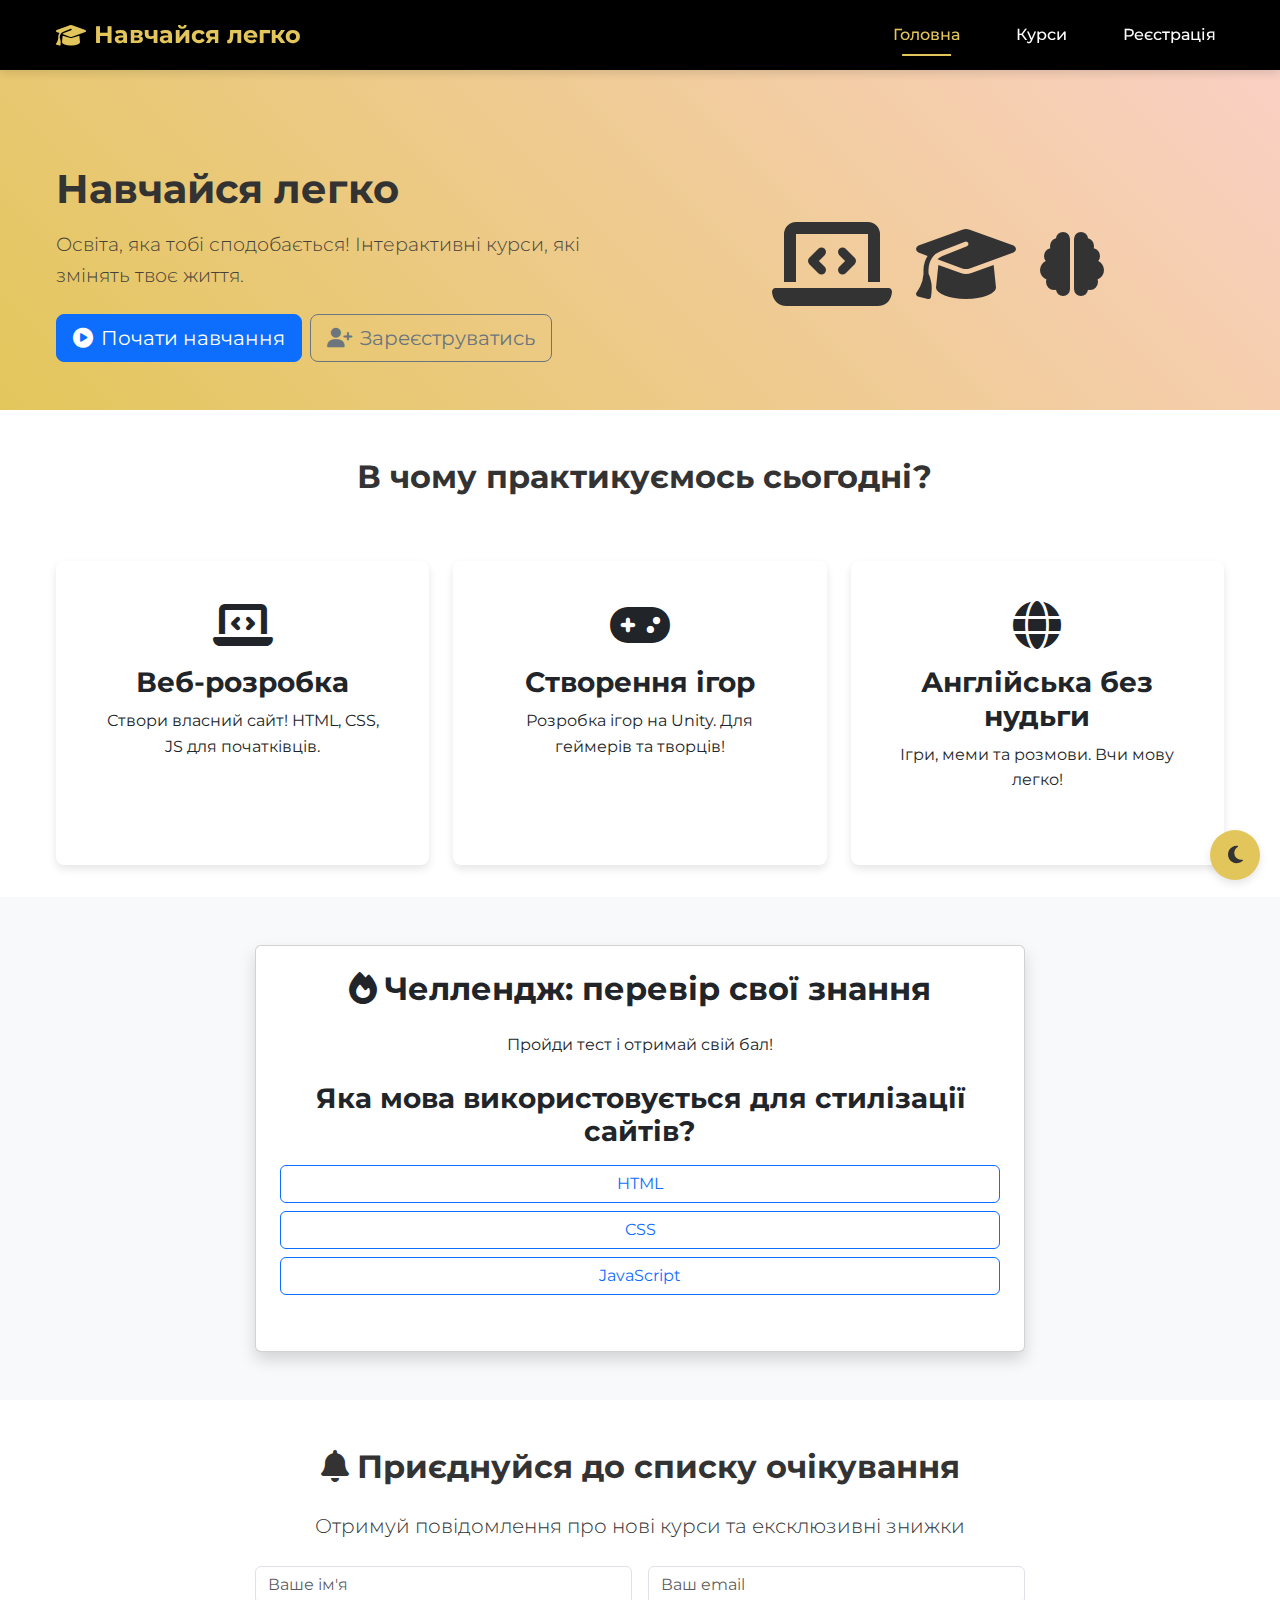
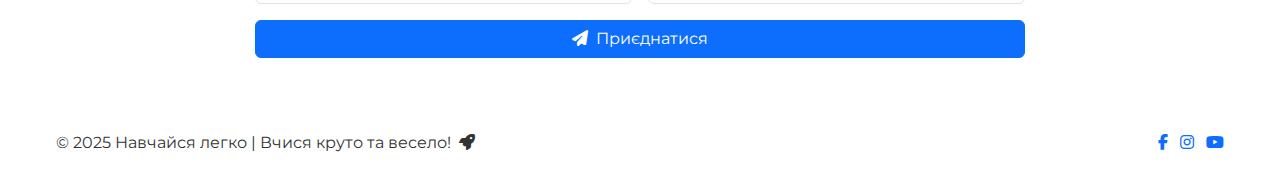
<file: index.html>
<!DOCTYPE html>
<html lang="uk">
<head>
    <meta charset="UTF-8">
    <meta name="viewport" content="width=device-width, initial-scale=1.0">
    <title>Навчайся легко | Головна сторінка</title>
 
    <link href="https://cdn.jsdelivr.net/npm/bootstrap@5.3.0/dist/css/bootstrap.min.css" rel="stylesheet">

    <link rel="stylesheet" href="https://cdnjs.cloudflare.com/ajax/libs/font-awesome/6.4.0/css/all.min.css">
 
    <link rel="stylesheet" href="styles.css">
  
    <link href="https://fonts.googleapis.com/css2?family=Montserrat:wght@400;500;700&display=swap" rel="stylesheet">
</head>
<!-- Google tag (gtag.js) -->
<script async src="https://www.googletagmanager.com/gtag/js?id=G-TRBC5VN0YW"></script>
<script>
  window.dataLayer = window.dataLayer || [];
  function gtag(){dataLayer.push(arguments);}
  gtag('js', new Date());

  gtag('config', 'G-TRBC5VN0YW');
</script>

<body>
    <header>
        <nav class="navbar navbar-expand-lg navbar-light fixed-top">
            <div class="container">            
                <a class="navbar-brand" href="index.html">
                    <i class="fas fa-graduation-cap me-2"></i>Навчайся легко
                </a>
                <button class="navbar-toggler" type="button" data-bs-toggle="collapse" data-bs-target="#navbarNav" 
                        aria-controls="navbarNav" aria-expanded="false" aria-label="Toggle navigation">
                    <span class="navbar-toggler-icon"></span>
                </button>
                <div class="collapse navbar-collapse" id="navbarNav">
                    <ul class="navbar-nav ms-auto">
                        <li class="nav-item">
                            <a class="nav-link active" href="index.html">Головна</a>
                        </li>
                        <li class="nav-item">
                            <a class="nav-link" href="courses.html">Курси</a>
                        </li>
                        <li class="nav-item">
                            <a class="nav-link" href="register.html">Реєстрація</a>
                        </li>
                    </ul>
                </div>
            </div>
        </nav>
    </header>

    <main>
        <section class="hero">
            <div class="container text-center">
                <div class="row align-items-center">
                    <div class="col-lg-6 text-lg-start">
                        <h1 class="display-4 fw-bold mb-3">Навчайся легко</h1>
                        <p class="lead mb-4">Освіта, яка тобі сподобається! Інтерактивні курси, які змінять твоє життя.</p>
                        <div class="d-flex flex-wrap gap-2 justify-content-lg-start justify-content-center">
                            <a href="courses.html" class="btn btn-primary btn-lg">
                                <i class="fas fa-play-circle me-2"></i>Почати навчання
                            </a>
                            <a href="register.html" class="btn btn-outline-secondary btn-lg">
                                <i class="fas fa-user-plus me-2"></i>Зареєструватись
                            </a>
                        </div>
                    </div>
                    <div class="col-lg-6 d-none d-lg-block">
                        <div class="illustration">
                            <i class="fas fa-laptop-code fa-6x primary-color"></i>
                            <i class="fas fa-graduation-cap fa-5x secondary-color"></i>
                            <i class="fas fa-brain fa-4x accent-color"></i>
                        </div>
                    </div>
                </div>
            </div>
        </section>

        <section class="courses py-5">
            <div class="container">
                <h2 class="section-title text-center mb-5">
                    <i class="fas fa-sparkles me-2"></i>В чому практикуємось сьогодні?
                </h2>
                <div class="row g-4 justify-content-center">
                    <div class="col-md-6 col-lg-4">
                        <div class="course card h-100" data-course="web.html">
                            <div class="card-body text-center">
                                <div class="course-icon mb-3">
                                    <i class="fas fa-laptop-code fa-3x primary-color"></i>
                                </div>
                                <h3 class="card-title">Веб-розробка</h3>
                                <p class="card-text">Створи власний сайт! HTML, CSS, JS для початківців.</p>
                                <a href="web.html" class="stretched-link" aria-label="Дізнатися більше про Веб-розробку"></a>
                            </div>
                        </div>
                    </div>
                    <div class="col-md-6 col-lg-4">
                        <div class="course card h-100" data-course="game.html">
                            <div class="card-body text-center">
                                <div class="course-icon mb-3">
                                    <i class="fas fa-gamepad fa-3x secondary-color"></i>
                                </div>
                                <h3 class="card-title">Створення ігор</h3>
                                <p class="card-text">Розробка ігор на Unity. Для геймерів та творців!</p>
                                <a href="game.html" class="stretched-link" aria-label="Дізнатися більше про Створення ігор"></a>
                            </div>
                        </div>
                    </div>
                    <div class="col-md-6 col-lg-4">
                        <div class="course card h-100" data-course="english.html">
                            <div class="card-body text-center">
                                <div class="course-icon mb-3">
                                    <i class="fas fa-globe fa-3x accent-color"></i>
                                </div>
                                <h3 class="card-title">Англійська без нудьги</h3>
                                <p class="card-text">Ігри, меми та розмови. Вчи мову легко!</p>
                                <a href="english.html" class="stretched-link" aria-label="Дізнатися більше про Англійську мову"></a>
                            </div>
                        </div>
                    </div>
                </div>
            </div>
        </section>

        <section class="quiz-section py-5 bg-light">
            <div class="container">
                <div class="row justify-content-center">
                    <div class="col-lg-8">
                        <div class="card shadow">
                            <div class="card-body p-4">
                                <h2 class="section-title text-center mb-4">
                                    <i class="fas fa-fire me-2"></i>Челлендж: перевір свої знання
                                </h2>
                                <p class="text-center mb-4">Пройди тест і отримай свій бал!</p>
                                <div class="quiz" id="quiz-container">
                                    <div class="question-container">
                                        <h3 id="question" class="mb-3">Яка мова використовується для стилізації сайтів?</h3>
                                        <div class="answers">
                                            <button class="btn btn-outline-primary w-100 mb-2" data-answer="HTML">HTML</button>
                                            <button class="btn btn-outline-primary w-100 mb-2" data-answer="CSS">CSS</button>
                                            <button class="btn btn-outline-primary w-100 mb-2" data-answer="JavaScript">JavaScript</button>
                                        </div>
                                    </div>
                                    <div id="result" class="mt-4 text-center"></div>
                                </div>
                            </div>
                        </div>
                    </div>
                </div>
            </div>
        </section>

        <section class="waitlist py-5">
            <div class="container">
                <div class="row justify-content-center">
                    <div class="col-lg-8 text-center">
                        <h2 class="section-title mb-4">
                            <i class="fas fa-bell me-2"></i>Приєднуйся до списку очікування
                        </h2>
                        <p class="lead mb-4">Отримуй повідомлення про нові курси та ексклюзивні знижки</p>
                        <form id="waitlistForm" class="needs-validation" novalidate>
                            <div class="row g-3">
                                <div class="col-md-6">
                                    <input type="text" class="form-control" id="waitlistName" placeholder="Ваше ім'я" required>
                                    <div class="invalid-feedback">
                                        Будь ласка, введіть своє ім'я
                                    </div>
                                </div>
                                <div class="col-md-6">
                                    <input type="email" class="form-control" id="waitlistEmail" placeholder="Ваш email" required>
                                    <div class="invalid-feedback">
                                        Будь ласка, введіть валідний email
                                    </div>
                                </div>
                                <div class="col-12 mt-3">
                                    <button class="btn btn-primary w-100" type="submit">
                                        <i class="fas fa-paper-plane me-2"></i>Приєднатися
                                    </button>
                                </div>
                            </div>
                        </form>
                        <div id="waitlistSuccess" class="alert alert-success mt-3 d-none">
                            Дякуємо! Ви успішно додані до списку очікування.
                        </div>
                    </div>
                </div>
            </div>
        </section>
    </main>

    <footer class="footer py-4">
        <div class="container">
            <div class="row align-items-center">
                <div class="col-md-6 text-center text-md-start">
                    <p class="mb-0">© 2025 Навчайся легко | Вчися круто та весело! <i class="fas fa-rocket ms-1"></i></p>
                </div>
                <div class="col-md-6 text-center text-md-end mt-3 mt-md-0">
                    <ul class="list-inline mb-0">
                        <li class="list-inline-item">
                            <a href="#" class="social-link">
                                <i class="fab fa-facebook-f"></i>
                            </a>
                        </li>
                        <li class="list-inline-item">
                            <a href="#" class="social-link">
                                <i class="fab fa-instagram"></i>
                            </a>
                        </li>
                        <li class="list-inline-item">
                            <a href="#" class="social-link">
                                <i class="fab fa-youtube"></i>
                            </a>
                        </li>
                    </ul>
                </div>
            </div>
        </div>
    </footer>

    <button class="theme-switcher" id="themeSwitcher" aria-label="Змінити тему">
        <i class="fas fa-moon"></i>
    </button>

    <script src="https://cdn.jsdelivr.net/npm/bootstrap@5.3.0/dist/js/bootstrap.bundle.min.js"></script>
</body>
</html>
</file>
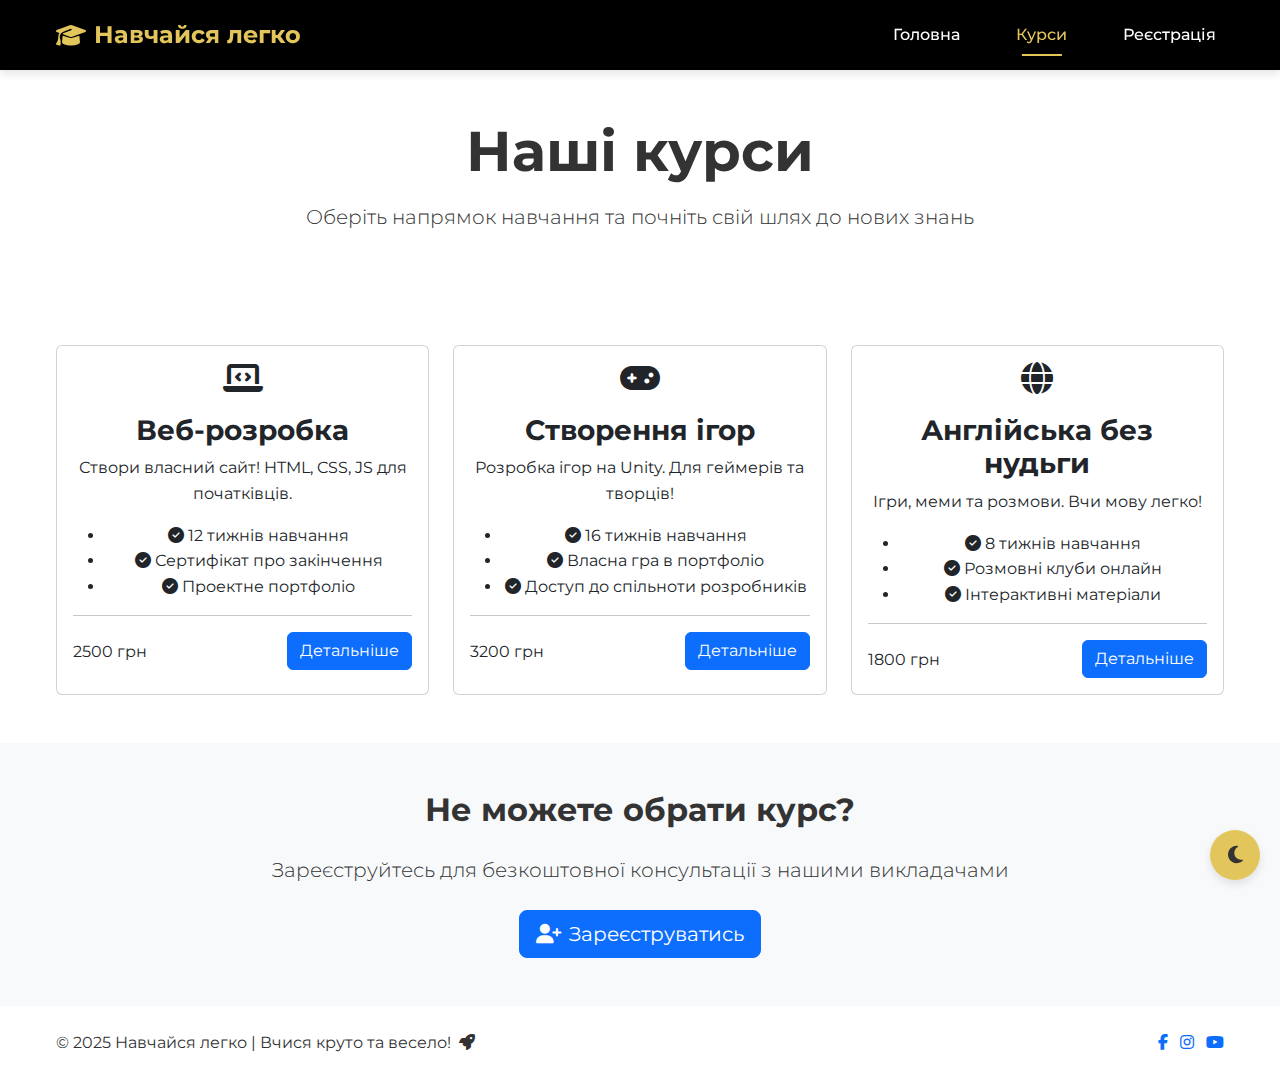
<file: courses.html>
<!DOCTYPE html>
<html lang="uk">
<head>
    <meta charset="UTF-8">
    <meta name="viewport" content="width=device-width, initial-scale=1.0">
    <title>Навчайся легко | Наші курси</title>

    <link href="https://cdn.jsdelivr.net/npm/bootstrap@5.3.0/dist/css/bootstrap.min.css" rel="stylesheet">

    <link rel="stylesheet" href="https://cdnjs.cloudflare.com/ajax/libs/font-awesome/6.4.0/css/all.min.css">

    <link rel="stylesheet" href="styles.css">

    <link href="https://fonts.googleapis.com/css2?family=Montserrat:wght@400;500;700&display=swap" rel="stylesheet">
</head>
<!-- Google tag (gtag.js) -->
<script async src="https://www.googletagmanager.com/gtag/js?id=G-TRBC5VN0YW"></script>
<script>
  window.dataLayer = window.dataLayer || [];
  function gtag(){dataLayer.push(arguments);}
  gtag('js', new Date());

  gtag('config', 'G-TRBC5VN0YW');
</script>
<body>
    <nav class="navbar navbar-expand-lg navbar-light fixed-top">
        <div class="container">
            <a class="navbar-brand">
                <i class="fas fa-graduation-cap me-2"></i>Навчайся легко
            </a>
            <button class="navbar-toggler" type="button" data-bs-toggle="collapse" data-bs-target="#navbarNav" 
                    aria-controls="navbarNav" aria-expanded="false" aria-label="Toggle navigation">
                <span class="navbar-toggler-icon"></span>
            </button>
            <div class="collapse navbar-collapse" id="navbarNav">
                <ul class="navbar-nav ms-auto">
                    <li class="nav-item">
                        <a class="nav-link" href="index.html">Головна</a>
                    </li>
                    <li class="nav-item">
                        <a class="nav-link active" href="courses.html">Курси</a>
                    </li>
                    <li class="nav-item">
                        <a class="nav-link" href="register.html">Реєстрація</a>
                    </li>
                </ul>
            </div>
        </div>
    </nav>

    <header class="page-header py-5">
        <div class="container">
            <div class="row align-items-center">
                <div class="col-md-8 mx-auto text-center">
                    <h1 class="display-4 fw-bold">Наші курси</h1>
                    <p class="lead">Оберіть напрямок навчання та почніть свій шлях до нових знань</p>
                </div>
            </div>
        </div>
    </header>

    <main>
        <section class="courses-catalog py-5">
            <div class="container">
                <div class="row g-4">
                    <div class="col-md-6 col-lg-4">
                        <div class="course-card card h-100" data-course="web.html">
                            <div class="card-body">
                                <div class="course-icon mb-3">
                                    <i class="fas fa-laptop-code fa-2x primary-color"></i>
                                </div>
                                <h3 class="card-title">Веб-розробка</h3>
                                <p class="card-text">Створи власний сайт! HTML, CSS, JS для початківців.</p>
                                <ul class="course-features">
                                    <li><i class="fas fa-check-circle"></i> 12 тижнів навчання</li>
                                    <li><i class="fas fa-check-circle"></i> Сертифікат про закінчення</li>
                                    <li><i class="fas fa-check-circle"></i> Проектне портфоліо</li>
                                </ul>
                                <hr>
                                <div class="d-flex justify-content-between align-items-center">
                                    <span class="course-price">2500 грн</span>
                                    <a href="web.html" class="btn btn-primary">Детальніше</a>
                                </div>
                            </div>
                        </div>
                    </div>
                    <div class="col-md-6 col-lg-4">
                        <div class="course-card card h-100" data-course="game.html">
                            <div class="card-body">
                                <div class="course-icon mb-3">
                                    <i class="fas fa-gamepad fa-2x secondary-color"></i>
                                </div>
                                <h3 class="card-title">Створення ігор</h3>
                                <p class="card-text">Розробка ігор на Unity. Для геймерів та творців!</p>
                                <ul class="course-features">
                                    <li><i class="fas fa-check-circle"></i> 16 тижнів навчання</li>
                                    <li><i class="fas fa-check-circle"></i> Власна гра в портфоліо</li>
                                    <li><i class="fas fa-check-circle"></i> Доступ до спільноти розробників</li>
                                </ul>
                                <hr>
                                <div class="d-flex justify-content-between align-items-center">
                                    <span class="course-price">3200 грн</span>
                                    <a href="game.html" class="btn btn-primary">Детальніше</a>
                                </div>
                            </div>
                        </div>
                    </div>
                    <div class="col-md-6 col-lg-4">
                        <div class="course-card card h-100" data-course="english.html">
                            <div class="card-body">
                                <div class="course-icon mb-3">
                                    <i class="fas fa-globe fa-2x accent-color"></i>
                                </div>
                                <h3 class="card-title">Англійська без нудьги</h3>
                                <p class="card-text">Ігри, меми та розмови. Вчи мову легко!</p>
                                <ul class="course-features">
                                    <li><i class="fas fa-check-circle"></i> 8 тижнів навчання</li>
                                    <li><i class="fas fa-check-circle"></i> Розмовні клуби онлайн</li>
                                    <li><i class="fas fa-check-circle"></i> Інтерактивні матеріали</li>
                                </ul>
                                <hr>
                                <div class="d-flex justify-content-between align-items-center">
                                    <span class="course-price">1800 грн</span>
                                    <a href="english.html" class="btn btn-primary">Детальніше</a>
                                </div>
                            </div>
                        </div>
                    </div>
                </div>
            </div>
        </section>

        <section class="cta-section py-5 bg-light">
            <div class="container">
                <div class="row justify-content-center">
                    <div class="col-lg-8 text-center">
                        <h2 class="section-title mb-4">Не можете обрати курс?</h2>
                        <p class="lead mb-4">Зареєструйтесь для безкоштовної консультації з нашими викладачами</p>
                        <a href="register.html" class="btn btn-primary btn-lg">
                            <i class="fas fa-user-plus me-2"></i>Зареєструватись
                        </a>
                    </div>
                </div>
            </div>
        </section>
    </main>

    <footer class="footer py-4">
        <div class="container">
            <div class="row align-items-center">
                <div class="col-md-6 text-center text-md-start">
                    <p class="mb-0">© 2025 Навчайся легко | Вчися круто та весело! <i class="fas fa-rocket ms-1"></i></p>
                </div>
                <div class="col-md-6 text-center text-md-end mt-3 mt-md-0">
                    <ul class="list-inline mb-0">
                        <li class="list-inline-item">
                            <a href="#" class="social-link">
                                <i class="fab fa-facebook-f"></i>
                            </a>
                        </li>
                        <li class="list-inline-item">
                            <a href="#" class="social-link">
                                <i class="fab fa-instagram"></i>
                            </a>
                        </li>
                        <li class="list-inline-item">
                            <a href="#" class="social-link">
                                <i class="fab fa-youtube"></i>
                            </a>
                        </li>
                    </ul>
                </div>
            </div>
        </div>
    </footer>

    <button class="theme-switcher" id="themeSwitcher" aria-label="Змінити тему">
        <i class="fas fa-moon"></i>
    </button>

 
    <script src="https://cdn.jsdelivr.net/npm/bootstrap@5.3.0/dist/js/bootstrap.bundle.min.js"></script>
 
    <script src="/assets/js/main.js"></script>
</body>
</html>
</file>
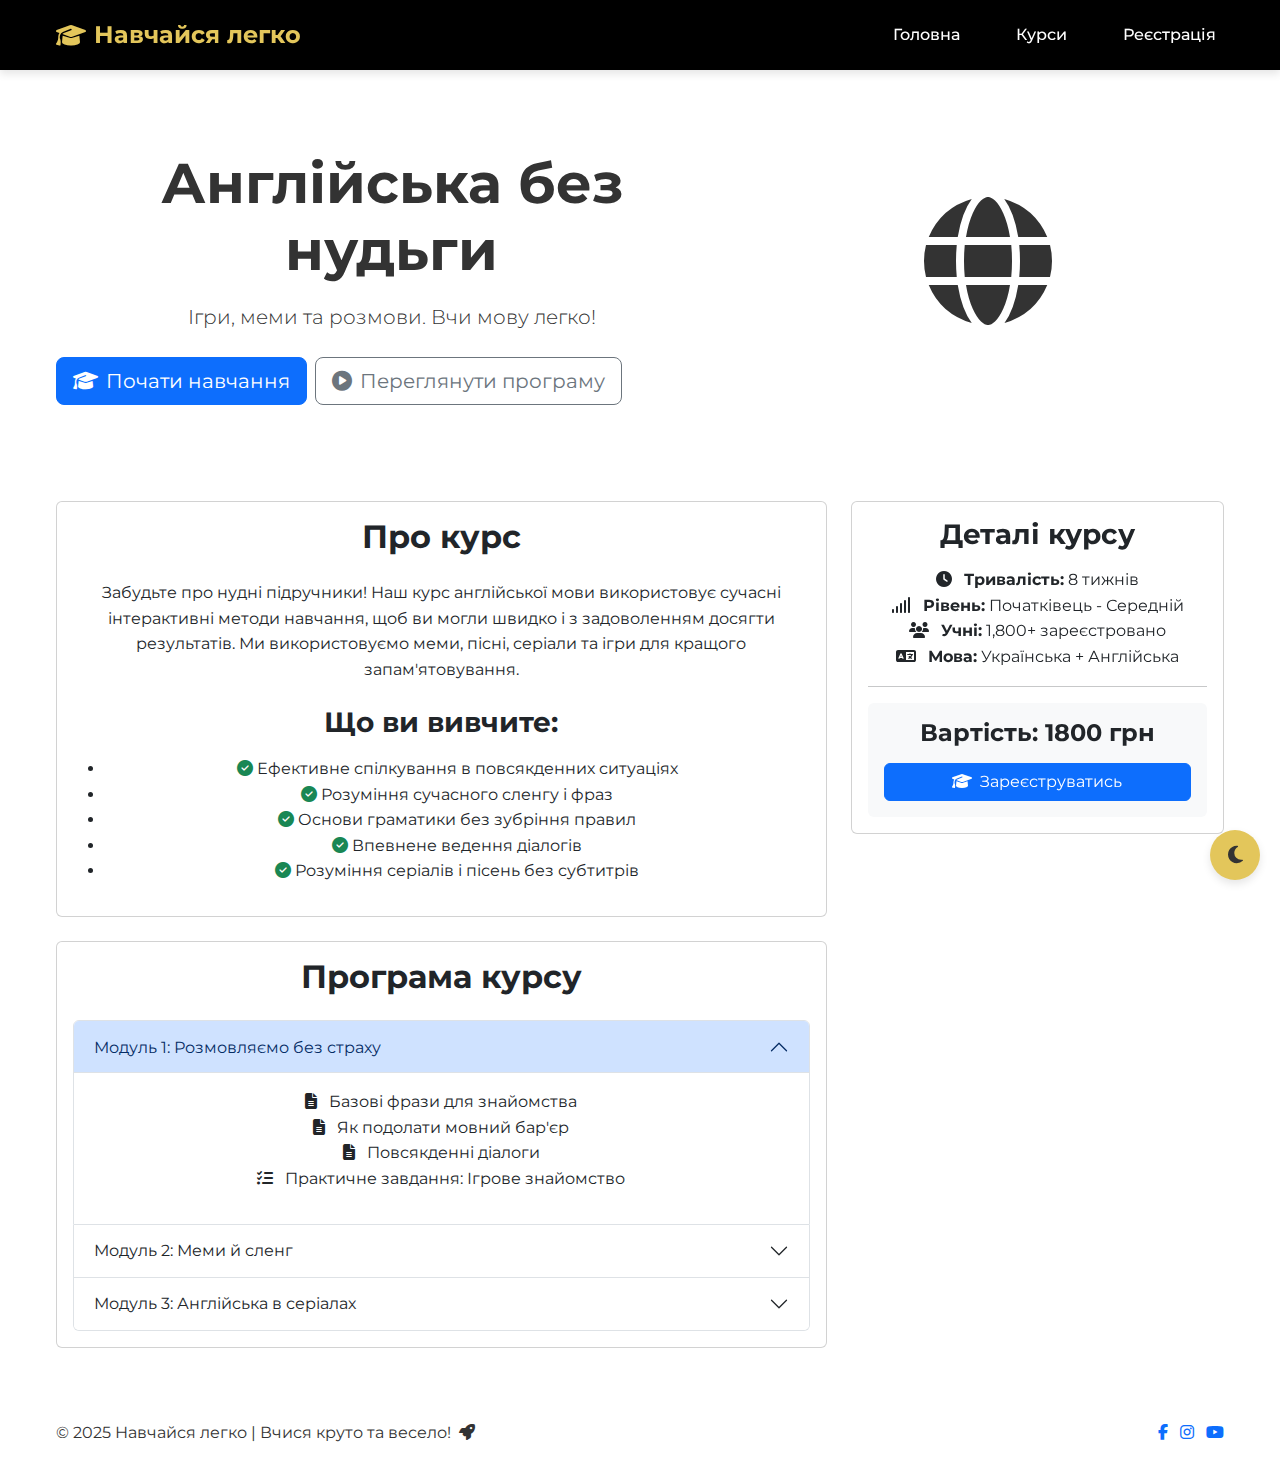
<file: english.html>
<!DOCTYPE html>
<html lang="uk">
<head>
    <meta charset="UTF-8">
    <meta name="viewport" content="width=device-width, initial-scale=1.0">
    <title>Навчайся легко | Англійська без нудьги</title>
   
    <link href="https://cdn.jsdelivr.net/npm/bootstrap@5.3.0/dist/css/bootstrap.min.css" rel="stylesheet">

    <link rel="stylesheet" href="https://cdnjs.cloudflare.com/ajax/libs/font-awesome/6.4.0/css/all.min.css">

    <link rel="stylesheet" href="styles.css">
 
    <link href="https://fonts.googleapis.com/css2?family=Montserrat:wght@400;500;700&display=swap" rel="stylesheet">
</head>
<!-- Google tag (gtag.js) -->
<script async src="https://www.googletagmanager.com/gtag/js?id=G-TRBC5VN0YW"></script>
<script>
  window.dataLayer = window.dataLayer || [];
  function gtag(){dataLayer.push(arguments);}
  gtag('js', new Date());

  gtag('config', 'G-TRBC5VN0YW');
</script>
<body>
    <nav class="navbar navbar-expand-lg navbar-light fixed-top">
        <div class="container">
            <a class="navbar-brand" href="/">
                <i class="fas fa-graduation-cap me-2"></i>Навчайся легко
            </a>
            <button class="navbar-toggler" type="button" data-bs-toggle="collapse" data-bs-target="#navbarNav" 
                    aria-controls="navbarNav" aria-expanded="false" aria-label="Toggle navigation">
                <span class="navbar-toggler-icon"></span>
            </button>
            <div class="collapse navbar-collapse" id="navbarNav">
                <ul class="navbar-nav ms-auto">
                    <li class="nav-item">
                        <a class="nav-link" href="index.html">Головна</a>
                    </li>
                    <li class="nav-item">
                        <a class="nav-link" href="courses.html">Курси</a>
                    </li>
                    <li class="nav-item">
                        <a class="nav-link" href="register.html">Реєстрація</a>
                    </li>
                </ul>
            </div>
        </div>
    </nav>

    <header class="course-header py-5">
        <div class="container">
            <div class="row align-items-center">
                <div class="col-lg-7">
                    <span class="course-category badge bg-accent mb-2">Популярний курс</span>
                    <h1 class="display-4 fw-bold mb-3">Англійська без нудьги</h1>
                    <p class="lead mb-4">Ігри, меми та розмови. Вчи мову легко!</p>
                    <div class="d-flex flex-wrap gap-2">
                        <a href="register.html" class="btn btn-primary btn-lg" id="enrollEnglishCourse">
                            <i class="fas fa-graduation-cap me-2"></i>Почати навчання
                        </a>
                        <button class="btn btn-outline-secondary btn-lg" data-bs-toggle="modal" data-bs-target="#coursePreviewModal">
                            <i class="fas fa-play-circle me-2"></i>Переглянути програму
                        </button>
                    </div>
                </div>
                <div class="col-lg-5 d-none d-lg-block">
                    <div class="illustration text-center">
                        <i class="fas fa-globe fa-8x accent-color"></i>
                    </div>
                </div>
            </div>
        </div>
    </header>

    <main>
        <section class="course-details py-5">
            <div class="container">
                <div class="row">
                    <div class="col-lg-8">
                        <div class="card mb-4">
                            <div class="card-body">
                                <h2 class="section-title mb-4">Про курс</h2>
                                <p>Забудьте про нудні підручники! Наш курс англійської мови використовує сучасні інтерактивні методи навчання, щоб ви могли швидко і з задоволенням досягти результатів. Ми використовуємо меми, пісні, серіали та ігри для кращого запам'ятовування.</p>
                                
                                <h3 class="mt-4 mb-3">Що ви вивчите:</h3>
                                <ul class="feature-list">
                                    <li><i class="fas fa-check-circle text-success"></i> Ефективне спілкування в повсякденних ситуаціях</li>
                                    <li><i class="fas fa-check-circle text-success"></i> Розуміння сучасного сленгу і фраз</li>
                                    <li><i class="fas fa-check-circle text-success"></i> Основи граматики без зубріння правил</li>
                                    <li><i class="fas fa-check-circle text-success"></i> Впевнене ведення діалогів</li>
                                    <li><i class="fas fa-check-circle text-success"></i> Розуміння серіалів і пісень без субтитрів</li>
                                </ul>
                            </div>
                        </div>

                        <div class="card">
                            <div class="card-body">
                                <h2 class="section-title mb-4">Програма курсу</h2>
                                
                                <div class="accordion" id="courseModules">
                                    <div class="accordion-item">
                                        <h2 class="accordion-header" id="headingOne">
                                            <button class="accordion-button" type="button" data-bs-toggle="collapse" data-bs-target="#collapseOne" aria-expanded="true" aria-controls="collapseOne">
                                                Модуль 1: Розмовляємо без страху
                                            </button>
                                        </h2>
                                        <div id="collapseOne" class="accordion-collapse collapse show" aria-labelledby="headingOne" data-bs-parent="#courseModules">
                                            <div class="accordion-body">
                                                <ul class="list-unstyled">
                                                    <li><i class="fas fa-file-alt me-2"></i> Базові фрази для знайомства</li>
                                                    <li><i class="fas fa-file-alt me-2"></i> Як подолати мовний бар'єр</li>
                                                    <li><i class="fas fa-file-alt me-2"></i> Повсякденні діалоги</li>
                                                    <li><i class="fas fa-tasks me-2"></i> Практичне завдання: Ігрове знайомство</li>
                                                </ul>
                                            </div>
                                        </div>
                                    </div>
                                    <div class="accordion-item">
                                        <h2 class="accordion-header" id="headingTwo">
                                            <button class="accordion-button collapsed" type="button" data-bs-toggle="collapse" data-bs-target="#collapseTwo" aria-expanded="false" aria-controls="collapseTwo">
                                                Модуль 2: Меми й сленг
                                            </button>
                                        </h2>
                                        <div id="collapseTwo" class="accordion-collapse collapse" aria-labelledby="headingTwo" data-bs-parent="#courseModules">
                                            <div class="accordion-body">
                                                <ul class="list-unstyled">
                                                    <li><i class="fas fa-file-alt me-2"></i> Сучасний англійський сленг</li>
                                                    <li><i class="fas fa-file-alt me-2"></i> Розуміння мемів і жартів</li>
                                                    <li><i class="fas fa-file-alt me-2"></i> Абревіатури в інтернет-спілкуванні</li>
                                                    <li><i class="fas fa-tasks me-2"></i> Практичне завдання: Створення меме</li>
                                                </ul>
                                            </div>
                                        </div>
                                    </div>
                                    <div class="accordion-item">
                                        <h2 class="accordion-header" id="headingThree">
                                            <button class="accordion-button collapsed" type="button" data-bs-toggle="collapse" data-bs-target="#collapseThree" aria-expanded="false" aria-controls="collapseThree">
                                                Модуль 3: Англійська в серіалах
                                            </button>
                                        </h2>
                                        <div id="collapseThree" class="accordion-collapse collapse" aria-labelledby="headingThree" data-bs-parent="#courseModules">
                                            <div class="accordion-body">
                                                <ul class="list-unstyled">
                                                    <li><i class="fas fa-file-alt me-2"></i> Аналіз популярних фраз із серіалів</li>
                                                    <li><i class="fas fa-file-alt me-2"></i> Розуміння різних акцентів</li>
                                                    <li><i class="fas fa-file-alt me-2"></i> Культурні особливості в англомовних серіалах</li>
                                                    <li><i class="fas fa-tasks me-2"></i> Практичне завдання: Відтворення сцени із серіалу</li>
                                                </ul>
                                            </div>
                                        </div>
                                    </div>
                                </div>
                            </div>
                        </div>
                    </div>
                    <div class="col-lg-4 mt-4 mt-lg-0">
                        <div class="card sticky-top course-sidebar">
                            <div class="card-body">
                                <h3 class="mb-3">Деталі курсу</h3>
                                <ul class="list-unstyled course-details-list">
                                    <li><i class="fas fa-clock me-2"></i> <strong>Тривалість:</strong> 8 тижнів</li>
                                    <li><i class="fas fa-signal me-2"></i> <strong>Рівень:</strong> Початківець - Середній</li>
                                    <li><i class="fas fa-users me-2"></i> <strong>Учні:</strong> 1,800+ зареєстровано</li>
                                    <li><i class="fas fa-language me-2"></i> <strong>Мова:</strong> Українська + Англійська</li>
                                </ul>
                                <hr>
                                <div class="course-price-box text-center p-3 bg-light rounded">
                                    <h4 class="mb-3">Вартість: 1800 грн</h4>
                                    <a href="register.html" class="btn btn-primary w-100" id="sidebarEnrollEnglishCourse">
                                        <i class="fas fa-graduation-cap me-2"></i>Зареєструватись
                                    </a>
                                </div>
                            </div>
                        </div>
                    </div>
                </div>
            </div>
        </section>
    </main>

    <!-- Course Preview Modal -->
    <div class="modal fade" id="coursePreviewModal" tabindex="-1" aria-labelledby="coursePreviewModalLabel" aria-hidden="true">
        <div class="modal-dialog modal-lg">
            <div class="modal-content">
                <div class="modal-header">
                    <h5 class="modal-title" id="coursePreviewModalLabel">Програма курсу "Англійська без нудьги"</h5>
                    <button type="button" class="btn-close" data-bs-dismiss="modal" aria-label="Close"></button>
                </div>
                <div class="modal-body">
                    <div class="ratio ratio-16x9 mb-4">
                        <div class="course-preview-placeholder d-flex align-items-center justify-content-center bg-light">
                            <div class="text-center">
                                <i class="fas fa-play-circle fa-5x text-accent mb-3"></i>
                                <h4>Відео-презентація курсу</h4>
                            </div>
                        </div>
                    </div>
                    <h5>Програма включає:</h5>
                    <ul>
                        <li>8 тижнів навчання</li>
                        <li>16 інтерактивних занять</li>
                        <li>32 розмовних клуби</li>
                        <li>Спеціальні матеріали з мемами та серіалами</li>
                        <li>Сертифікат про закінчення</li>
                    </ul>
                </div>
                <div class="modal-footer">
                    <button type="button" class="btn btn-secondary" data-bs-dismiss="modal">Закрити</button>
                    <a href="register.html" class="btn btn-primary" id="modalEnrollEnglishCourse">Зареєструватись</a>
                </div>
            </div>
        </div>
    </div>

    <footer class="footer py-4">
        <div class="container">
            <div class="row align-items-center">
                <div class="col-md-6 text-center text-md-start">
                    <p class="mb-0">© 2025 Навчайся легко | Вчися круто та весело! <i class="fas fa-rocket ms-1"></i></p>
                </div>
                <div class="col-md-6 text-center text-md-end mt-3 mt-md-0">
                    <ul class="list-inline mb-0">
                        <li class="list-inline-item">
                            <a href="#" class="social-link">
                                <i class="fab fa-facebook-f"></i>
                            </a>
                        </li>
                        <li class="list-inline-item">
                            <a href="#" class="social-link">
                                <i class="fab fa-instagram"></i>
                            </a>
                        </li>
                        <li class="list-inline-item">
                            <a href="#" class="social-link">
                                <i class="fab fa-youtube"></i>
                            </a>
                        </li>
                    </ul>
                </div>
            </div>
        </div>
    </footer>

    <button class="theme-switcher" id="themeSwitcher" aria-label="Змінити тему">
        <i class="fas fa-moon"></i>
    </button>

    <!-- Bootstrap Bundle with Popper -->
    <script src="https://cdn.jsdelivr.net/npm/bootstrap@5.3.0/dist/js/bootstrap.bundle.min.js"></script>
    <!-- Custom JavaScript -->
    <script src="/assets/js/main.js"></script>
</body>
</html>
</file>
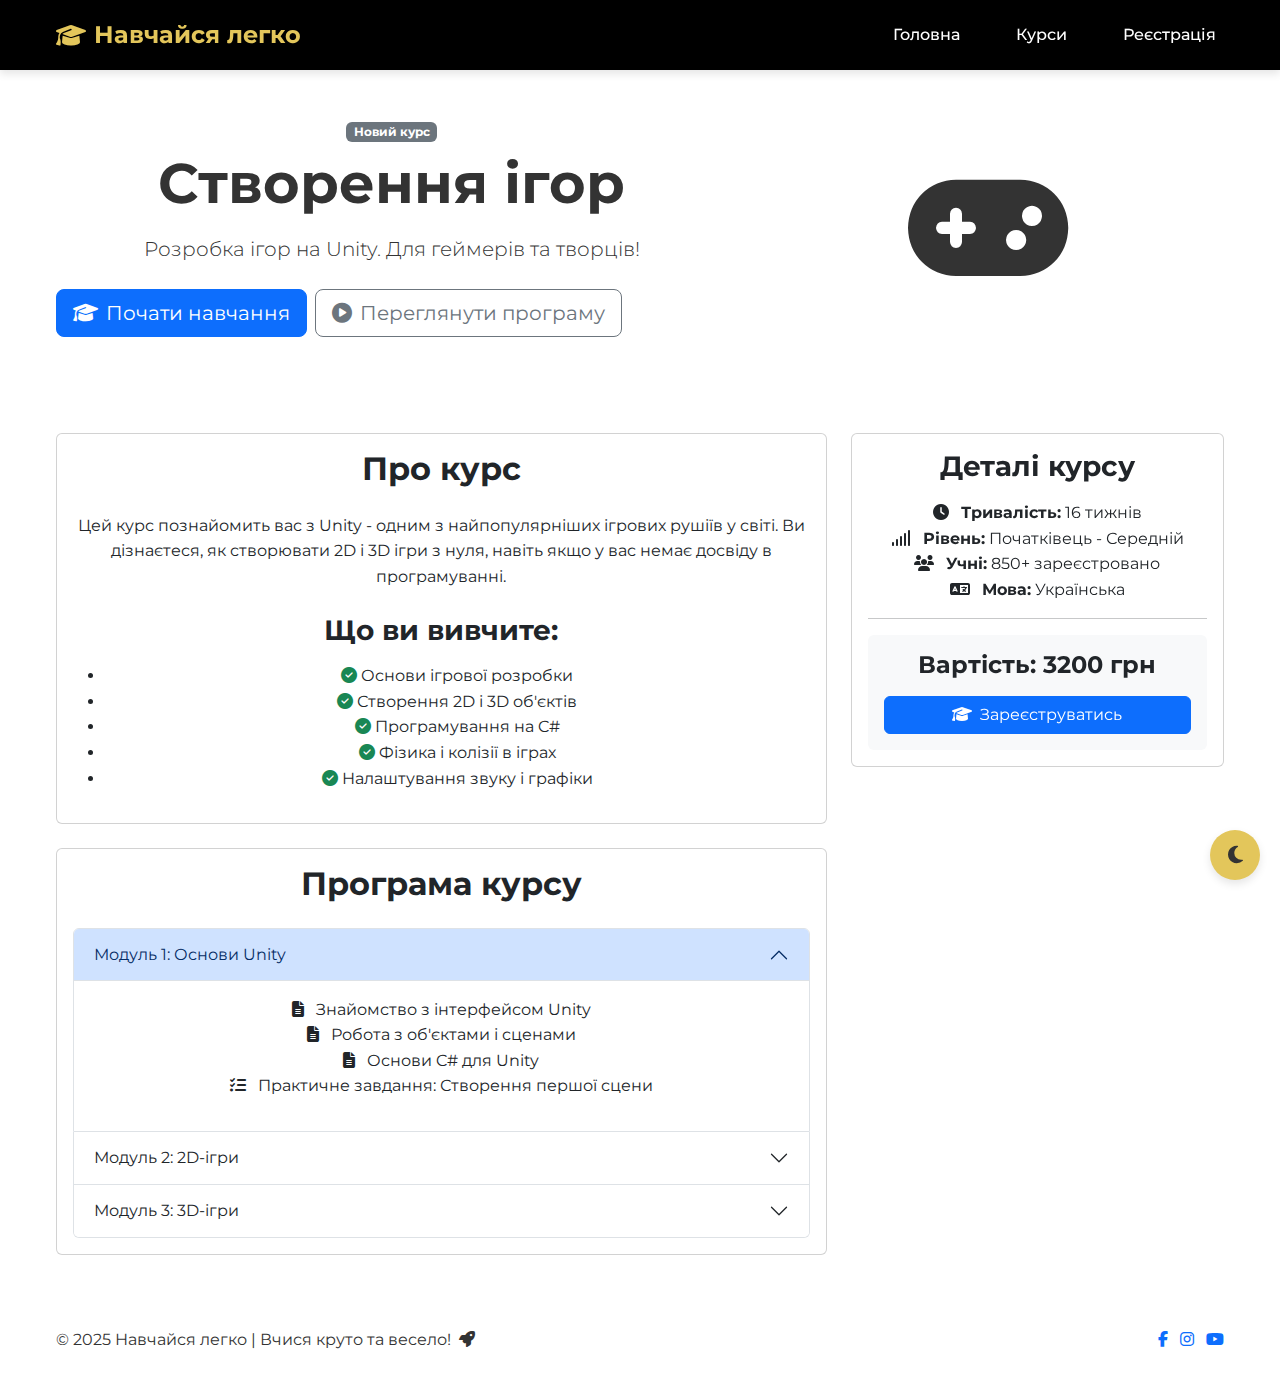
<file: game.html>
<!DOCTYPE html>
<html lang="uk">
<head>
    <meta charset="UTF-8">
    <meta name="viewport" content="width=device-width, initial-scale=1.0">
    <title>Навчайся легко | Створення ігор</title>
  
    <link href="https://cdn.jsdelivr.net/npm/bootstrap@5.3.0/dist/css/bootstrap.min.css" rel="stylesheet">
   
    <link rel="stylesheet" href="https://cdnjs.cloudflare.com/ajax/libs/font-awesome/6.4.0/css/all.min.css">
  
    <link rel="stylesheet" href="styles.css">
   
    <link href="https://fonts.googleapis.com/css2?family=Montserrat:wght@400;500;700&display=swap" rel="stylesheet">
</head>
<!-- Google tag (gtag.js) -->
<script async src="https://www.googletagmanager.com/gtag/js?id=G-TRBC5VN0YW"></script>
<script>
  window.dataLayer = window.dataLayer || [];
  function gtag(){dataLayer.push(arguments);}
  gtag('js', new Date());

  gtag('config', 'G-TRBC5VN0YW');
</script>
<body>
    <nav class="navbar navbar-expand-lg navbar-light fixed-top">
        <div class="container">
            <a class="navbar-brand">
                <i class="fas fa-graduation-cap me-2"></i>Навчайся легко
            </a>
            <button class="navbar-toggler" type="button" data-bs-toggle="collapse" data-bs-target="#navbarNav" 
                    aria-controls="navbarNav" aria-expanded="false" aria-label="Toggle navigation">
                <span class="navbar-toggler-icon"></span>
            </button>
            <div class="collapse navbar-collapse" id="navbarNav">
                <ul class="navbar-nav ms-auto">
                    <li class="nav-item">
                        <a class="nav-link" href="index.html">Головна</a>
                    </li>
                    <li class="nav-item">
                        <a class="nav-link" href="courses.html">Курси</a>
                    </li>
                    <li class="nav-item">
                        <a class="nav-link" href="register.html">Реєстрація</a>
                    </li>
                </ul>
            </div>
        </div>
    </nav>

    <header class="course-header py-5">
        <div class="container">
            <div class="row align-items-center">
                <div class="col-lg-7">
                    <span class="course-category badge bg-secondary mb-2">Новий курс</span>
                    <h1 class="display-4 fw-bold mb-3">Створення ігор</h1>
                    <p class="lead mb-4">Розробка ігор на Unity. Для геймерів та творців!</p>
                    <div class="d-flex flex-wrap gap-2">
                        <a href="register.html" class="btn btn-primary btn-lg" id="enrollGameCourse">
                            <i class="fas fa-graduation-cap me-2"></i>Почати навчання
                        </a>
                        <button class="btn btn-outline-secondary btn-lg" data-bs-toggle="modal" data-bs-target="#coursePreviewModal">
                            <i class="fas fa-play-circle me-2"></i>Переглянути програму
                        </button>
                    </div>
                </div>
                <div class="col-lg-5 d-none d-lg-block">
                    <div class="illustration text-center">
                        <i class="fas fa-gamepad fa-8x secondary-color"></i>
                    </div>
                </div>
            </div>
        </div>
    </header>

    <main>
        <section class="course-details py-5">
            <div class="container">
                <div class="row">
                    <div class="col-lg-8">
                        <div class="card mb-4">
                            <div class="card-body">
                                <h2 class="section-title mb-4">Про курс</h2>
                                <p>Цей курс познайомить вас з Unity - одним з найпопулярніших ігрових рушіїв у світі. Ви дізнаєтеся, як створювати 2D і 3D ігри з нуля, навіть якщо у вас немає досвіду в програмуванні.</p>
                                
                                <h3 class="mt-4 mb-3">Що ви вивчите:</h3>
                                <ul class="feature-list">
                                    <li><i class="fas fa-check-circle text-success"></i> Основи ігрової розробки</li>
                                    <li><i class="fas fa-check-circle text-success"></i> Створення 2D і 3D об'єктів</li>
                                    <li><i class="fas fa-check-circle text-success"></i> Програмування на C#</li>
                                    <li><i class="fas fa-check-circle text-success"></i> Фізика і колізії в іграх</li>
                                    <li><i class="fas fa-check-circle text-success"></i> Налаштування звуку і графіки</li>
                                </ul>
                            </div>
                        </div>

                        <div class="card">
                            <div class="card-body">
                                <h2 class="section-title mb-4">Програма курсу</h2>
                                
                                <div class="accordion" id="courseModules">
                                    <div class="accordion-item">
                                        <h2 class="accordion-header" id="headingOne">
                                            <button class="accordion-button" type="button" data-bs-toggle="collapse" data-bs-target="#collapseOne" aria-expanded="true" aria-controls="collapseOne">
                                                Модуль 1: Основи Unity
                                            </button>
                                        </h2>
                                        <div id="collapseOne" class="accordion-collapse collapse show" aria-labelledby="headingOne" data-bs-parent="#courseModules">
                                            <div class="accordion-body">
                                                <ul class="list-unstyled">
                                                    <li><i class="fas fa-file-alt me-2"></i> Знайомство з інтерфейсом Unity</li>
                                                    <li><i class="fas fa-file-alt me-2"></i> Робота з об'єктами і сценами</li>
                                                    <li><i class="fas fa-file-alt me-2"></i> Основи C# для Unity</li>
                                                    <li><i class="fas fa-tasks me-2"></i> Практичне завдання: Створення першої сцени</li>
                                                </ul>
                                            </div>
                                        </div>
                                    </div>
                                    <div class="accordion-item">
                                        <h2 class="accordion-header" id="headingTwo">
                                            <button class="accordion-button collapsed" type="button" data-bs-toggle="collapse" data-bs-target="#collapseTwo" aria-expanded="false" aria-controls="collapseTwo">
                                                Модуль 2: 2D-ігри
                                            </button>
                                        </h2>
                                        <div id="collapseTwo" class="accordion-collapse collapse" aria-labelledby="headingTwo" data-bs-parent="#courseModules">
                                            <div class="accordion-body">
                                                <ul class="list-unstyled">
                                                    <li><i class="fas fa-file-alt me-2"></i> Спрайти і анімація</li>
                                                    <li><i class="fas fa-file-alt me-2"></i> Фізика 2D-об'єктів</li>
                                                    <li><i class="fas fa-file-alt me-2"></i> Користувацький інтерфейс</li>
                                                    <li><i class="fas fa-tasks me-2"></i> Практичне завдання: Платформер</li>
                                                </ul>
                                            </div>
                                        </div>
                                    </div>
                                    <div class="accordion-item">
                                        <h2 class="accordion-header" id="headingThree">
                                            <button class="accordion-button collapsed" type="button" data-bs-toggle="collapse" data-bs-target="#collapseThree" aria-expanded="false" aria-controls="collapseThree">
                                                Модуль 3: 3D-ігри
                                            </button>
                                        </h2>
                                        <div id="collapseThree" class="accordion-collapse collapse" aria-labelledby="headingThree" data-bs-parent="#courseModules">
                                            <div class="accordion-body">
                                                <ul class="list-unstyled">
                                                    <li><i class="fas fa-file-alt me-2"></i> 3D-моделювання</li>
                                                    <li><i class="fas fa-file-alt me-2"></i> Освітлення і текстури</li>
                                                    <li><i class="fas fa-file-alt me-2"></i> Камера і керування</li>
                                                    <li><i class="fas fa-tasks me-2"></i> Практичне завдання: 3D-шутер</li>
                                                </ul>
                                            </div>
                                        </div>
                                    </div>
                                </div>
                            </div>
                        </div>
                    </div>
                    <div class="col-lg-4 mt-4 mt-lg-0">
                        <div class="card sticky-top course-sidebar">
                            <div class="card-body">
                                <h3 class="mb-3">Деталі курсу</h3>
                                <ul class="list-unstyled course-details-list">
                                    <li><i class="fas fa-clock me-2"></i> <strong>Тривалість:</strong> 16 тижнів</li>
                                    <li><i class="fas fa-signal me-2"></i> <strong>Рівень:</strong> Початківець - Середній</li>
                                    <li><i class="fas fa-users me-2"></i> <strong>Учні:</strong> 850+ зареєстровано</li>
                                    <li><i class="fas fa-language me-2"></i> <strong>Мова:</strong> Українська</li>
                                </ul>
                                <hr>
                                <div class="course-price-box text-center p-3 bg-light rounded">
                                    <h4 class="mb-3">Вартість: 3200 грн</h4>
                                    <a href="register.html" class="btn btn-primary w-100" id="sidebarEnrollGameCourse">
                                        <i class="fas fa-graduation-cap me-2"></i>Зареєструватись
                                    </a>
                                </div>
                            </div>
                        </div>
                    </div>
                </div>
            </div>
        </section>
    </main>

    <!-- Course Preview Modal -->
    <div class="modal fade" id="coursePreviewModal" tabindex="-1" aria-labelledby="coursePreviewModalLabel" aria-hidden="true">
        <div class="modal-dialog modal-lg">
            <div class="modal-content">
                <div class="modal-header">
                    <h5 class="modal-title" id="coursePreviewModalLabel">Програма курсу "Створення ігор"</h5>
                    <button type="button" class="btn-close" data-bs-dismiss="modal" aria-label="Close"></button>
                </div>
                <div class="modal-body">
                    <div class="ratio ratio-16x9 mb-4">
                        <div class="course-preview-placeholder d-flex align-items-center justify-content-center bg-light">
                            <div class="text-center">
                                <i class="fas fa-play-circle fa-5x text-secondary mb-3"></i>
                                <h4>Відео-презентація курсу</h4>
                            </div>
                        </div>
                    </div>
                    <h5>Програма включає:</h5>
                    <ul>
                        <li>16 тижнів навчання</li>
                        <li>32 відео-уроки</li>
                        <li>64 практичних завдань</li>
                        <li>Фінальний проєкт — власна гра</li>
                        <li>Сертифікат про закінчення</li>
                    </ul>
                </div>
                <div class="modal-footer">
                    <button type="button" class="btn btn-secondary" data-bs-dismiss="modal">Закрити</button>
                    <a href="/register.html" class="btn btn-primary" id="modalEnrollGameCourse">Зареєструватись</a>
                </div>
            </div>
        </div>
    </div>

    <footer class="footer py-4">
        <div class="container">
            <div class="row align-items-center">
                <div class="col-md-6 text-center text-md-start">
                    <p class="mb-0">© 2025 Навчайся легко | Вчися круто та весело! <i class="fas fa-rocket ms-1"></i></p>
                </div>
                <div class="col-md-6 text-center text-md-end mt-3 mt-md-0">
                    <ul class="list-inline mb-0">
                        <li class="list-inline-item">
                            <a href="#" class="social-link">
                                <i class="fab fa-facebook-f"></i>
                            </a>
                        </li>
                        <li class="list-inline-item">
                            <a href="#" class="social-link">
                                <i class="fab fa-instagram"></i>
                            </a>
                        </li>
                        <li class="list-inline-item">
                            <a href="#" class="social-link">
                                <i class="fab fa-youtube"></i>
                            </a>
                        </li>
                    </ul>
                </div>
            </div>
        </div>
    </footer>

    <button class="theme-switcher" id="themeSwitcher" aria-label="Змінити тему">
        <i class="fas fa-moon"></i>
    </button>

    <!-- Bootstrap Bundle with Popper -->
    <script src="https://cdn.jsdelivr.net/npm/bootstrap@5.3.0/dist/js/bootstrap.bundle.min.js"></script>
    <!-- Custom JavaScript -->
    <script src="/assets/js/main.js"></script>
</body>
</html>
</file>
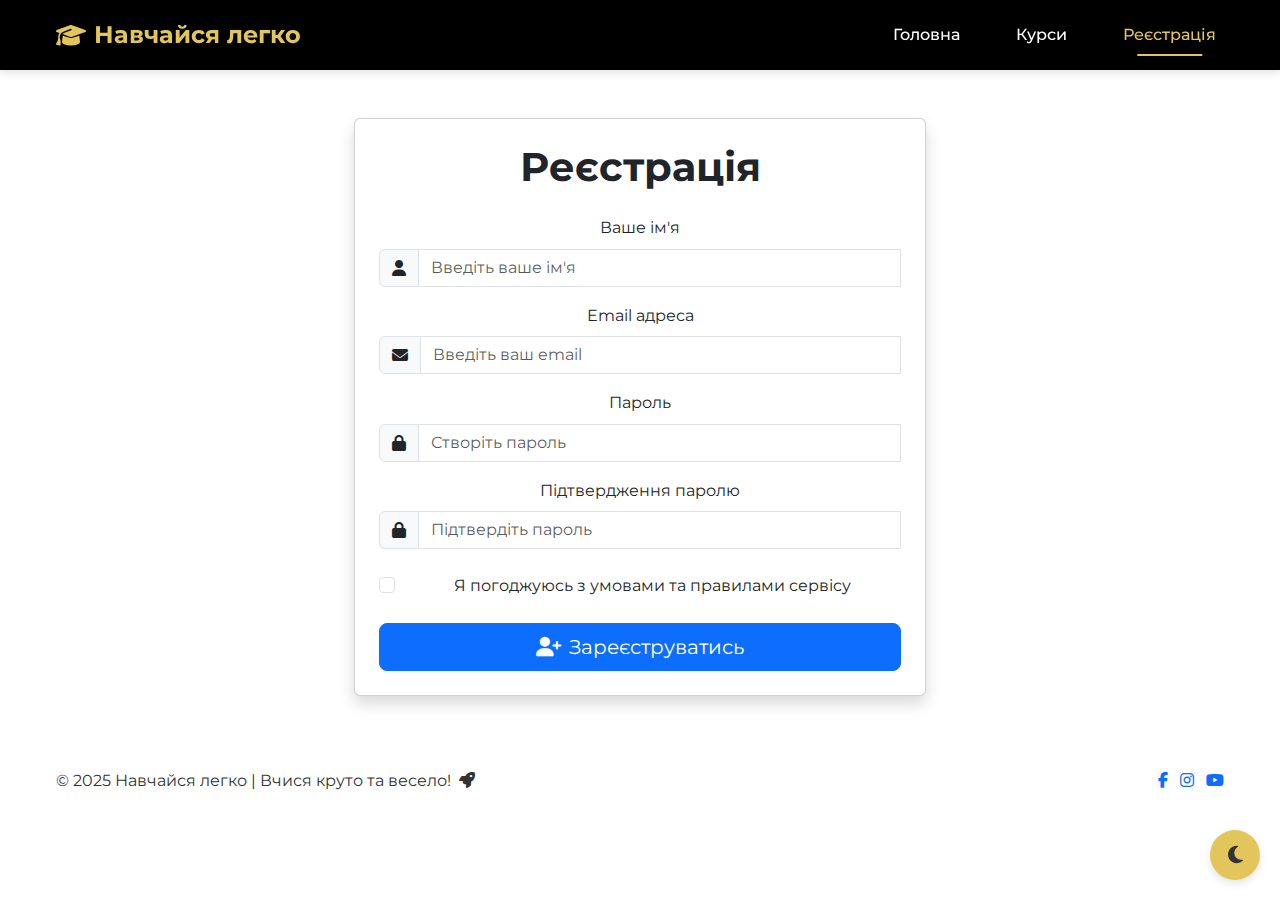
<file: register.html>
<!DOCTYPE html>
<html lang="uk">
<head>
    <meta charset="UTF-8">
    <meta name="viewport" content="width=device-width, initial-scale=1.0">
    <title>Навчайся легко | Реєстрація</title>
   
    <link href="https://cdn.jsdelivr.net/npm/bootstrap@5.3.0/dist/css/bootstrap.min.css" rel="stylesheet">
  
    <link rel="stylesheet" href="https://cdnjs.cloudflare.com/ajax/libs/font-awesome/6.4.0/css/all.min.css">
   
    <link rel="stylesheet" href="styles.css">
  
    <link href="https://fonts.googleapis.com/css2?family=Montserrat:wght@400;500;700&display=swap" rel="stylesheet">
</head>
<!-- Google tag (gtag.js) -->
<script async src="https://www.googletagmanager.com/gtag/js?id=G-TRBC5VN0YW"></script>
<script>
  window.dataLayer = window.dataLayer || [];
  function gtag(){dataLayer.push(arguments);}
  gtag('js', new Date());

  gtag('config', 'G-TRBC5VN0YW');
</script>
<body>
    <nav class="navbar navbar-expand-lg navbar-light fixed-top">
        <div class="container">
            <a class="navbar-brand" >
                <i class="fas fa-graduation-cap me-2"></i>Навчайся легко
            </a>
            <button class="navbar-toggler" type="button" data-bs-toggle="collapse" data-bs-target="#navbarNav" 
                    aria-controls="navbarNav" aria-expanded="false" aria-label="Toggle navigation">
                <span class="navbar-toggler-icon"></span>
            </button>
            <div class="collapse navbar-collapse" id="navbarNav">
                <ul class="navbar-nav ms-auto">
                    <li class="nav-item">
                        <a class="nav-link" href="index.html">Головна</a>
                    </li>
                    <li class="nav-item">
                        <a class="nav-link" href="courses.html">Курси</a>
                    </li>
                    <li class="nav-item">
                        <a class="nav-link active" href="register.html">Реєстрація</a>
                    </li>
                </ul>
            </div>
        </div>
    </nav>

    <main class="register-page">
        <div class="container">
            <div class="row justify-content-center">
                <div class="col-md-8 col-lg-6">
                    <div class="register-card card shadow mt-5">
                        <div class="card-body p-4">
                            <h1 class="card-title text-center mb-4">Реєстрація</h1>
                            
                            <div id="selectedCourseInfo" class="mb-4 p-3 bg-light rounded">
                                <h5 class="mb-2">Обраний курс:</h5>
                                <p id="selectedCourseName" class="mb-0 fw-bold">Не обрано</p>
                                <a href="courses.html" class="btn btn-sm btn-outline-primary mt-2">Обрати курс</a>
                            </div>
                            
                            <form id="registerForm" class="needs-validation" novalidate>
                                <div class="mb-3">
                                    <label for="name" class="form-label">Ваше ім'я</label>
                                    <div class="input-group">
                                        <span class="input-group-text"><i class="fas fa-user"></i></span>
                                        <input type="text" class="form-control" id="name" placeholder="Введіть ваше ім'я" required>
                                        <div class="invalid-feedback">
                                            Будь ласка, введіть ваше ім'я
                                        </div>
                                    </div>
                                </div>
                                
                                <div class="mb-3">
                                    <label for="email" class="form-label">Email адреса</label>
                                    <div class="input-group">
                                        <span class="input-group-text"><i class="fas fa-envelope"></i></span>
                                        <input type="email" class="form-control" id="email" placeholder="Введіть ваш email" required>
                                        <div class="invalid-feedback">
                                            Будь ласка, введіть коректний email
                                        </div>
                                    </div>
                                </div>
                                
                                <div class="mb-3">
                                    <label for="password" class="form-label">Пароль</label>
                                    <div class="input-group">
                                        <span class="input-group-text"><i class="fas fa-lock"></i></span>
                                        <input type="password" class="form-control" id="password" placeholder="Створіть пароль" 
                                               required minlength="8">
                                        <div class="invalid-feedback">
                                            Пароль повинен містити мінімум 8 символів
                                        </div>
                                    </div>
                                </div>
                                
                                <div class="mb-4">
                                    <label for="confirmPassword" class="form-label">Підтвердження паролю</label>
                                    <div class="input-group">
                                        <span class="input-group-text"><i class="fas fa-lock"></i></span>
                                        <input type="password" class="form-control" id="confirmPassword" 
                                               placeholder="Підтвердіть пароль" required>
                                        <div class="invalid-feedback">
                                            Паролі не співпадають
                                        </div>
                                    </div>
                                </div>
                                
                                <div class="form-check mb-4">
                                    <input class="form-check-input" type="checkbox" id="agreeTerms" required>
                                    <label class="form-check-label" for="agreeTerms">
                                        Я погоджуюсь з умовами та правилами сервісу
                                    </label>
                                    <div class="invalid-feedback">
                                        Ви повинні погодитись із умовами
                                    </div>
                                </div>
                                
                                <div id="errorMessage" class="alert alert-danger d-none mb-3"></div>
                                
                                <button type="submit" class="btn btn-primary w-100 btn-lg">
                                    <i class="fas fa-user-plus me-2"></i>Зареєструватись
                                </button>
                            </form>
                            
                            <div id="successMessage" class="alert alert-success mt-3 d-none">
                                Реєстрація успішна! Ви будете перенаправлені на сторінку курсу.
                            </div>
                        </div>
                    </div>
                </div>
            </div>
        </div>
    </main>

    <footer class="footer py-4 mt-5">
        <div class="container">
            <div class="row align-items-center">
                <div class="col-md-6 text-center text-md-start">
                    <p class="mb-0">© 2025 Навчайся легко | Вчися круто та весело! <i class="fas fa-rocket ms-1"></i></p>
                </div>
                <div class="col-md-6 text-center text-md-end mt-3 mt-md-0">
                    <ul class="list-inline mb-0">
                        <li class="list-inline-item">
                            <a href="#" class="social-link">
                                <i class="fab fa-facebook-f"></i>
                            </a>
                        </li>
                        <li class="list-inline-item">
                            <a href="#" class="social-link">
                                <i class="fab fa-instagram"></i>
                            </a>
                        </li>
                        <li class="list-inline-item">
                            <a href="#" class="social-link">
                                <i class="fab fa-youtube"></i>
                            </a>
                        </li>
                    </ul>
                </div>
            </div>
        </div>
    </footer>

    <button class="theme-switcher" id="themeSwitcher" aria-label="Змінити тему">
        <i class="fas fa-moon"></i>
    </button>

    
    <script src="https://cdn.jsdelivr.net/npm/bootstrap@5.3.0/dist/js/bootstrap.bundle.min.js"></script>
 
    <script src="/assets/js/main.js"></script>
</body>
</html>
</file>
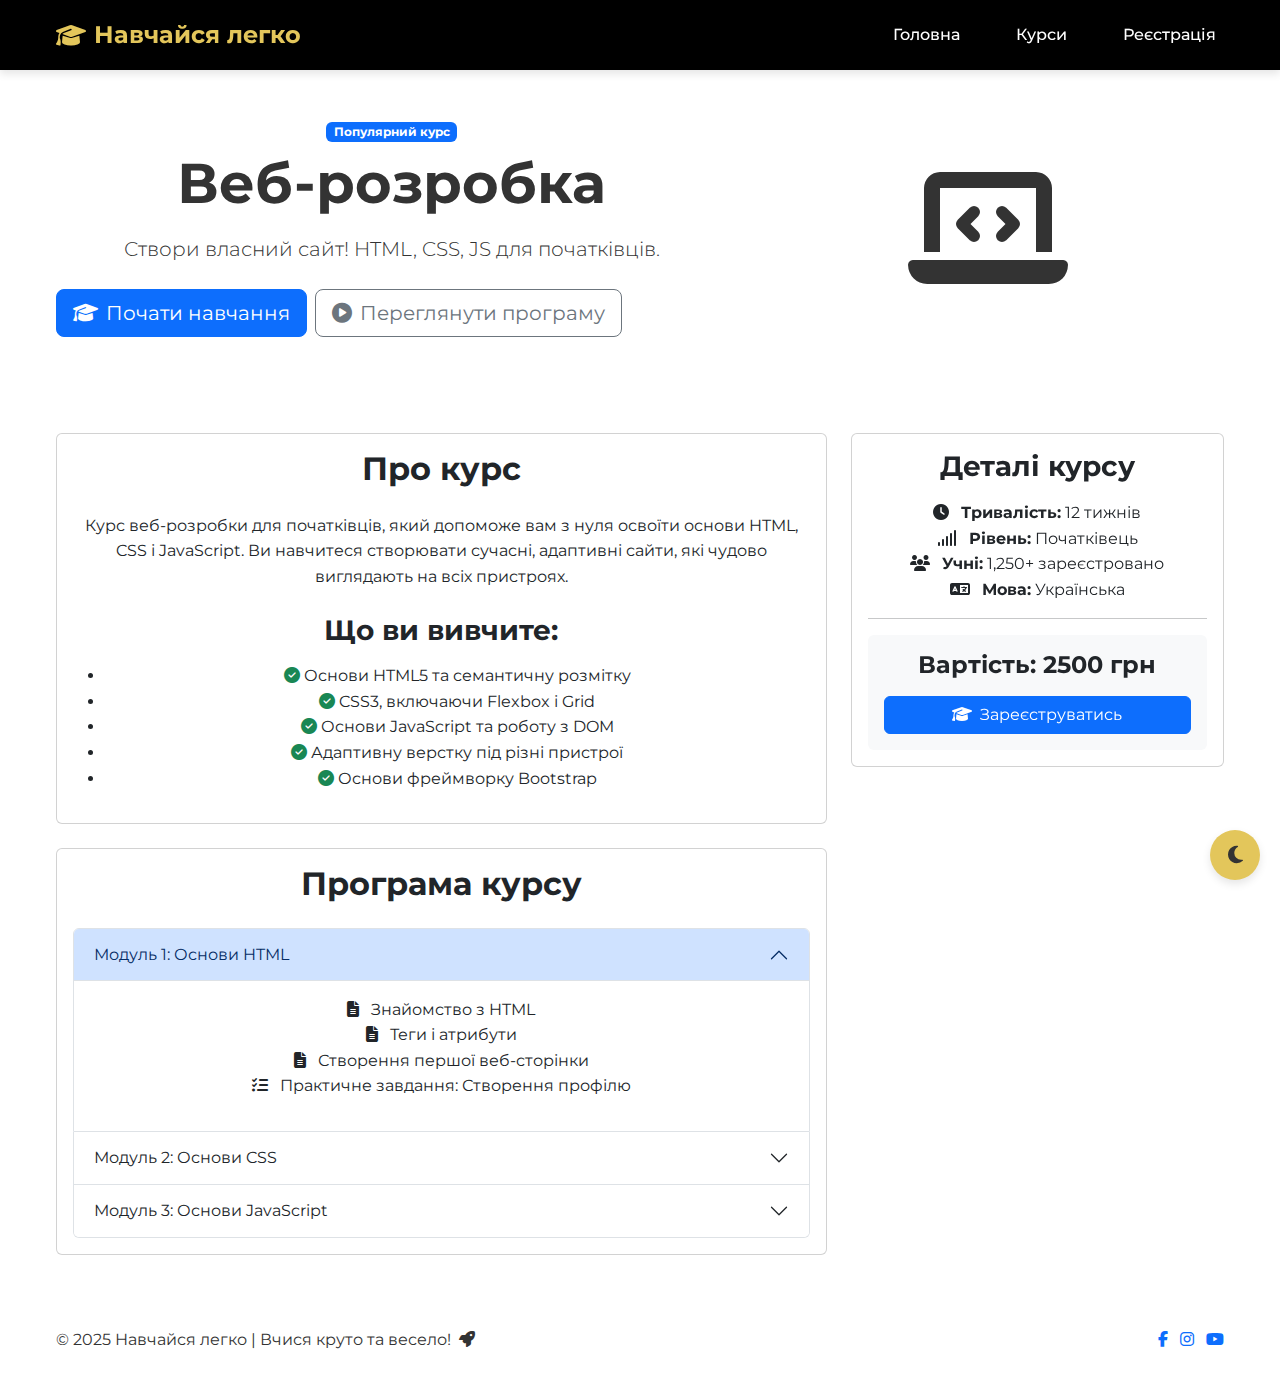
<file: web.html>
<!DOCTYPE html>
<html lang="uk">
<head>
    <meta charset="UTF-8">
    <meta name="viewport" content="width=device-width, initial-scale=1.0">
    <title>Навчайся легко | Веб-розробка</title>
    <!-- Bootstrap CSS -->
    <link href="https://cdn.jsdelivr.net/npm/bootstrap@5.3.0/dist/css/bootstrap.min.css" rel="stylesheet">
    <!-- Font Awesome Icons -->
    <link rel="stylesheet" href="https://cdnjs.cloudflare.com/ajax/libs/font-awesome/6.4.0/css/all.min.css">
    <!-- Custom CSS -->
    <link rel="stylesheet" href="styles.css">
    <!-- Fonts -->
    <link href="https://fonts.googleapis.com/css2?family=Montserrat:wght@400;500;700&display=swap" rel="stylesheet">
</head>
<!-- Google tag (gtag.js) -->
<script async src="https://www.googletagmanager.com/gtag/js?id=G-TRBC5VN0YW"></script>
<script>
  window.dataLayer = window.dataLayer || [];
  function gtag(){dataLayer.push(arguments);}
  gtag('js', new Date());

  gtag('config', 'G-TRBC5VN0YW');
</script>
<body>
    <nav class="navbar navbar-expand-lg navbar-light fixed-top">
        <div class="container">
            <a class="navbar-brand" >
                <i class="fas fa-graduation-cap me-2"></i>Навчайся легко
            </a>
            <button class="navbar-toggler" type="button" data-bs-toggle="collapse" data-bs-target="#navbarNav" 
                    aria-controls="navbarNav" aria-expanded="false" aria-label="Toggle navigation">
                <span class="navbar-toggler-icon"></span>
            </button>
            <div class="collapse navbar-collapse" id="navbarNav">
                <ul class="navbar-nav ms-auto">
                    <li class="nav-item">
                        <a class="nav-link" href="index.html">Головна</a>
                    </li>
                    <li class="nav-item">
                        <a class="nav-link" href="courses.html">Курси</a>
                    </li>
                    <li class="nav-item">
                        <a class="nav-link" href="register.html">Реєстрація</a>
                    </li>
                </ul>
            </div>
        </div>
    </nav>

    <header class="course-header py-5">
        <div class="container">
            <div class="row align-items-center">
                <div class="col-lg-7">
                    <span class="course-category badge bg-primary mb-2">Популярний курс</span>
                    <h1 class="display-4 fw-bold mb-3">Веб-розробка</h1>
                    <p class="lead mb-4">Створи власний сайт! HTML, CSS, JS для початківців.</p>
                    <div class="d-flex flex-wrap gap-2">
                        <a href="register.html" class="btn btn-primary btn-lg" id="enrollWebCourse">
                            <i class="fas fa-graduation-cap me-2"></i>Почати навчання
                        </a>
                        <button class="btn btn-outline-secondary btn-lg" data-bs-toggle="modal" data-bs-target="#coursePreviewModal">
                            <i class="fas fa-play-circle me-2"></i>Переглянути програму
                        </button>
                    </div>
                </div>
                <div class="col-lg-5 d-none d-lg-block">
                    <div class="illustration text-center">
                        <i class="fas fa-laptop-code fa-8x primary-color"></i>
                    </div>
                </div>
            </div>
        </div>
    </header>

    <main>
        <section class="course-details py-5">
            <div class="container">
                <div class="row">
                    <div class="col-lg-8">
                        <div class="card mb-4">
                            <div class="card-body">
                                <h2 class="section-title mb-4">Про курс</h2>
                                <p>Курс веб-розробки для початківців, який допоможе вам з нуля освоїти основи HTML, CSS і JavaScript. Ви навчитеся створювати сучасні, адаптивні сайти, які чудово виглядають на всіх пристроях.</p>
                                
                                <h3 class="mt-4 mb-3">Що ви вивчите:</h3>
                                <ul class="feature-list">
                                    <li><i class="fas fa-check-circle text-success"></i> Основи HTML5 та семантичну розмітку</li>
                                    <li><i class="fas fa-check-circle text-success"></i> CSS3, включаючи Flexbox і Grid</li>
                                    <li><i class="fas fa-check-circle text-success"></i> Основи JavaScript та роботу з DOM</li>
                                    <li><i class="fas fa-check-circle text-success"></i> Адаптивну верстку під різні пристрої</li>
                                    <li><i class="fas fa-check-circle text-success"></i> Основи фреймворку Bootstrap</li>
                                </ul>
                            </div>
                        </div>

                        <div class="card">
                            <div class="card-body">
                                <h2 class="section-title mb-4">Програма курсу</h2>
                                
                                <div class="accordion" id="courseModules">
                                    <div class="accordion-item">
                                        <h2 class="accordion-header" id="headingOne">
                                            <button class="accordion-button" type="button" data-bs-toggle="collapse" data-bs-target="#collapseOne" aria-expanded="true" aria-controls="collapseOne">
                                                Модуль 1: Основи HTML
                                            </button>
                                        </h2>
                                        <div id="collapseOne" class="accordion-collapse collapse show" aria-labelledby="headingOne" data-bs-parent="#courseModules">
                                            <div class="accordion-body">
                                                <ul class="list-unstyled">
                                                    <li><i class="fas fa-file-alt me-2"></i> Знайомство з HTML</li>
                                                    <li><i class="fas fa-file-alt me-2"></i> Теги і атрибути</li>
                                                    <li><i class="fas fa-file-alt me-2"></i> Створення першої веб-сторінки</li>
                                                    <li><i class="fas fa-tasks me-2"></i> Практичне завдання: Створення профілю</li>
                                                </ul>
                                            </div>
                                        </div>
                                    </div>
                                    <div class="accordion-item">
                                        <h2 class="accordion-header" id="headingTwo">
                                            <button class="accordion-button collapsed" type="button" data-bs-toggle="collapse" data-bs-target="#collapseTwo" aria-expanded="false" aria-controls="collapseTwo">
                                                Модуль 2: Основи CSS
                                            </button>
                                        </h2>
                                        <div id="collapseTwo" class="accordion-collapse collapse" aria-labelledby="headingTwo" data-bs-parent="#courseModules">
                                            <div class="accordion-body">
                                                <ul class="list-unstyled">
                                                    <li><i class="fas fa-file-alt me-2"></i> Синтаксис CSS</li>
                                                    <li><i class="fas fa-file-alt me-2"></i> Селектори і пріоритети</li>
                                                    <li><i class="fas fa-file-alt me-2"></i> Стилізація тексту і фону</li>
                                                    <li><i class="fas fa-tasks me-2"></i> Практичне завдання: Стилізація профілю</li>
                                                </ul>
                                            </div>
                                        </div>
                                    </div>
                                    <div class="accordion-item">
                                        <h2 class="accordion-header" id="headingThree">
                                            <button class="accordion-button collapsed" type="button" data-bs-toggle="collapse" data-bs-target="#collapseThree" aria-expanded="false" aria-controls="collapseThree">
                                                Модуль 3: Основи JavaScript
                                            </button>
                                        </h2>
                                        <div id="collapseThree" class="accordion-collapse collapse" aria-labelledby="headingThree" data-bs-parent="#courseModules">
                                            <div class="accordion-body">
                                                <ul class="list-unstyled">
                                                    <li><i class="fas fa-file-alt me-2"></i> Змінні і типи даних</li>
                                                    <li><i class="fas fa-file-alt me-2"></i> Функції та умови</li>
                                                    <li><i class="fas fa-file-alt me-2"></i> Робота з DOM</li>
                                                    <li><i class="fas fa-tasks me-2"></i> Практичне завдання: Інтерактивна форма</li>
                                                </ul>
                                            </div>
                                        </div>
                                    </div>
                                </div>
                            </div>
                        </div>
                    </div>
                    <div class="col-lg-4 mt-4 mt-lg-0">
                        <div class="card sticky-top course-sidebar">
                            <div class="card-body">
                                <h3 class="mb-3">Деталі курсу</h3>
                                <ul class="list-unstyled course-details-list">
                                    <li><i class="fas fa-clock me-2"></i> <strong>Тривалість:</strong> 12 тижнів</li>
                                    <li><i class="fas fa-signal me-2"></i> <strong>Рівень:</strong> Початківець</li>
                                    <li><i class="fas fa-users me-2"></i> <strong>Учні:</strong> 1,250+ зареєстровано</li>
                                    <li><i class="fas fa-language me-2"></i> <strong>Мова:</strong> Українська</li>
                                </ul>
                                <hr>
                                <div class="course-price-box text-center p-3 bg-light rounded">
                                    <h4 class="mb-3">Вартість: 2500 грн</h4>
                                    <a href="register.html" class="btn btn-primary w-100" id="sidebarEnrollWebCourse">
                                        <i class="fas fa-graduation-cap me-2"></i>Зареєструватись
                                    </a>
                                </div>
                            </div>
                        </div>
                    </div>
                </div>
            </div>
        </section>
    </main>

    <div class="modal fade" id="coursePreviewModal" tabindex="-1" aria-labelledby="coursePreviewModalLabel" aria-hidden="true">
        <div class="modal-dialog modal-lg">
            <div class="modal-content">
                <div class="modal-header">
                    <h5 class="modal-title" id="coursePreviewModalLabel">Програма курсу "Веб-розробка"</h5>
                    <button type="button" class="btn-close" data-bs-dismiss="modal" aria-label="Close"></button>
                </div>
                <div class="modal-body">
                    <div class="ratio ratio-16x9 mb-4">
                        <div class="course-preview-placeholder d-flex align-items-center justify-content-center bg-light">
                            <div class="text-center">
                                <i class="fas fa-play-circle fa-5x text-primary mb-3"></i>
                                <h4>Відео-презентація курсу</h4>
                            </div>
                        </div>
                    </div>
                    <h5>Програма включає:</h5>
                    <ul>
                        <li>12 тижнів навчання</li>
                        <li>24 відео-уроки</li>
                        <li>48 практичних завдань</li>
                        <li>Фінальний проєкт — власний веб-сайт</li>
                        <li>Сертифікат про закінчення</li>
                    </ul>
                </div>
                <div class="modal-footer">
                    <button type="button" class="btn btn-secondary" data-bs-dismiss="modal">Закрити</button>
                    <a href="register.html" class="btn btn-primary" id="modalEnrollWebCourse">Зареєструватись</a>
                </div>
            </div>
        </div>
    </div>

    <footer class="footer py-4">
        <div class="container">
            <div class="row align-items-center">
                <div class="col-md-6 text-center text-md-start">
                    <p class="mb-0">© 2025 Навчайся легко | Вчися круто та весело! <i class="fas fa-rocket ms-1"></i></p>
                </div>
                <div class="col-md-6 text-center text-md-end mt-3 mt-md-0">
                    <ul class="list-inline mb-0">
                        <li class="list-inline-item">
                            <a href="#" class="social-link">
                                <i class="fab fa-facebook-f"></i>
                            </a>
                        </li>
                        <li class="list-inline-item">
                            <a href="#" class="social-link">
                                <i class="fab fa-instagram"></i>
                            </a>
                        </li>
                        <li class="list-inline-item">
                            <a href="#" class="social-link">
                                <i class="fab fa-youtube"></i>
                            </a>
                        </li>
                    </ul>
                </div>
            </div>
        </div>
    </footer>

    <button class="theme-switcher" id="themeSwitcher" aria-label="Змінити тему">
        <i class="fas fa-moon"></i>
    </button>
 

    <script src="https://cdn.jsdelivr.net/npm/bootstrap@5.3.0/dist/js/bootstrap.bundle.min.js"></script>

    <script src="assets/js/main.js"></script>
</body>
</html>
</file>
<file: styles.css>
:root {
    /* Змінні кольорів */
    --primary-color: #e3c65b;
    --primary-dark: #d4a373;
    --secondary-color: #fad0c4;
    --accent-color: #6a8d73;
    --text-color: #333;
    --text-light: #666;
    --white: #fff;
    --light-bg: #f8f9fa;
    --dark-bg: #222;
    --dark-text: #eee;
    --dark-secondary: #444;
    --success: #28a745;
    --danger: #dc3545;
    --warning: #ffc107;
    --info: #17a2b8;
    
    /* Типографія */
    --font-main: 'Montserrat', 'Arial', sans-serif;
    --font-heading: 'Montserrat', 'Comic Sans MS', sans-serif;
    
    /* Відступи */
    --spacing-xs: 0.25rem;
    --spacing-sm: 0.5rem;
    --spacing-md: 1rem;
    --spacing-lg: 1.5rem;
    --spacing-xl: 2rem;
    
    /* Радіус закруглення */
    --border-radius-sm: 0.25rem;
    --border-radius: 0.5rem;
    --border-radius-lg: 1rem;
    --border-radius-xl: 2rem;
    
    /* Анімації */
    --transition-speed: 0.3s;
    --transition-timing: ease-in-out;
    
    /* Тіні */
    --shadow-sm: 0 2px 4px rgba(0, 0, 0, 0.1);
    --shadow: 0 4px 8px rgba(0, 0, 0, 0.1);
    --shadow-lg: 0 8px 16px rgba(0, 0, 0, 0.1);
}

/* Глобальні стилі */
body {
    font-family: var(--font-main);
    margin: 0;
    background: var(--white);
    color: var(--text-color);
    text-align: center;
    overflow-x: hidden;
    transition: background-color var(--transition-speed) var(--transition-timing),
    color var(--transition-speed) var(--transition-timing);
    line-height: 1.6;
    padding-top: 70px; /* Відступ для фіксованої навігаційної панелі */
}

h1, h2, h3, h4, h5, h6 {
    font-family: var(--font-heading);
    font-weight: 700;
    margin-bottom: var(--spacing-md);
    color: inherit;
}

.container {
    max-width: 1200px;
    margin: 0 auto;
    padding: 0 var(--spacing-md);
}

/* Фіксована навігаційна панель */
.navbar {
    position: fixed !important; /* Фіксована позиція зверху */
    top: 0;
    left: 0;
    right: 0;
    width: 100%; /* Забезпечує повну ширину */
    z-index: 1030; /* Високий z-index для відображення над іншими елементами */
    background-color: black;
    box-shadow: var(--shadow);
    transition: all var(--transition-speed) var(--transition-timing);
    height: 70px;
    display: flex;
    align-items: center;
    padding: 0;
}

nav ul {
    list-style: none;
    margin: 0;
    padding: 0;
    display: flex;
    justify-content: center;
    gap: 2.5em;
}

.navbar-brand {
    font-weight: 700;
    font-size: 1.5rem;
    color: var(--primary-color);
    display: flex;
    align-items: center;
}

.nav-link {
    font-weight: 500;
    transition: color var(--transition-speed) var(--transition-timing);
    position: relative;
    padding: 0.5rem 1rem;
    color: var(--white);
    text-decoration: none;
}

.nav-link:hover,
.nav-link.active {
    color: var(--primary-color) !important;
}

.nav-link.active::after {
    content: "";
    position: absolute;
    bottom: 0;
    left: 50%;
    transform: translateX(-50%);
    width: 60%;
    height: 2px;
    background: var(--primary-color);
}

/* Секція героя */
.hero {
    padding: 6rem 0 3rem;
    background: linear-gradient(45deg, var(--primary-color), var(--secondary-color));
    color: var(--text-color);
    position: relative;
    overflow: hidden;
    margin-top: -1px;
}

.hero h1 {
    font-size: 2.5rem;
    margin-bottom: var(--spacing-md);
}

.hero p {
    font-size: 1.2rem;
    opacity: 0.9;
}

/* Ілюстрація */
.illustration {
    display: flex;
    justify-content: center;
    align-items: center;
    flex-wrap: wrap;
    gap: var(--spacing-lg);
    position: relative;
    animation: float 6s ease-in-out infinite;
}

@keyframes float {
    0% { transform: translateY(0px); }
    50% { transform: translateY(-15px); }
    100% { transform: translateY(0px); }
}

/* Картки курсів */
.course {
    background: var(--white);
    padding: var(--spacing-lg);
    border-radius: var(--border-radius);
    box-shadow: var(--shadow);
    transition: all var(--transition-speed) var(--transition-timing);
    height: 100%;
    cursor: pointer;
    position: relative;
    overflow: hidden;
    border: none;
    margin-top: var(--spacing-md);
}

.course:hover {
    transform: translateY(-5px);
    box-shadow: var(--shadow-lg);
    background: var(--light-bg);
}

.course::after {
    content: "";
    position: absolute;
    bottom: 0;
    left: 0;
    width: 100%;
    height: 3px;
    background: var(--primary-color);
    transform: scaleX(0);
    transform-origin: right;
    transition: transform var(--transition-speed) var(--transition-timing);
}

.course:hover::after {
    transform: scaleX(1);
    transform-origin: left;
}

/* Темний режим */
.dark-mode {
    background-color: var(--dark-bg);
    color: var(--dark-text);
}

.dark-mode .navbar {
    background-color: var(--dark-bg);
    box-shadow: 0 4px 10px rgba(0, 0, 0, 0.5);
}

.dark-mode .navbar-brand,
.dark-mode .nav-link {
    color: var(--dark-text) !important;
}

.dark-mode .nav-link:hover,
.dark-mode .nav-link.active {
    color: var(--primary-color) !important;
}

.dark-mode .nav-link.active::after {
    background: var(--primary-color);
}

/* Перемикач теми */
.theme-switcher {
    position: fixed;
    bottom: 20px;
    right: 20px;
    width: 50px;
    height: 50px;
    background: var(--primary-color);
    color: var(--text-color);
    border-radius: 50%;
    border: none;
    cursor: pointer;
    font-size: 1.25rem;
    display: flex;
    align-items: center;
    justify-content: center;
    box-shadow: var(--shadow);
    transition: all var(--transition-speed) var(--transition-timing);
    z-index: 1000;
}

.theme-switcher:hover {
    background: var(--primary-dark);
    transform: scale(1.1);
}

/* Медіа-запити для адаптивного дизайну */
@media (max-width: 768px) {
    .navbar {
        height: auto;
        padding: 10px 0;
    }
    
    nav ul {
        flex-direction: column;
        gap: 1em;
    }
    
    .body {
        padding-top: 120px; /* Коригування відступу для мобільних пристроїв */
    }
}
</file>
